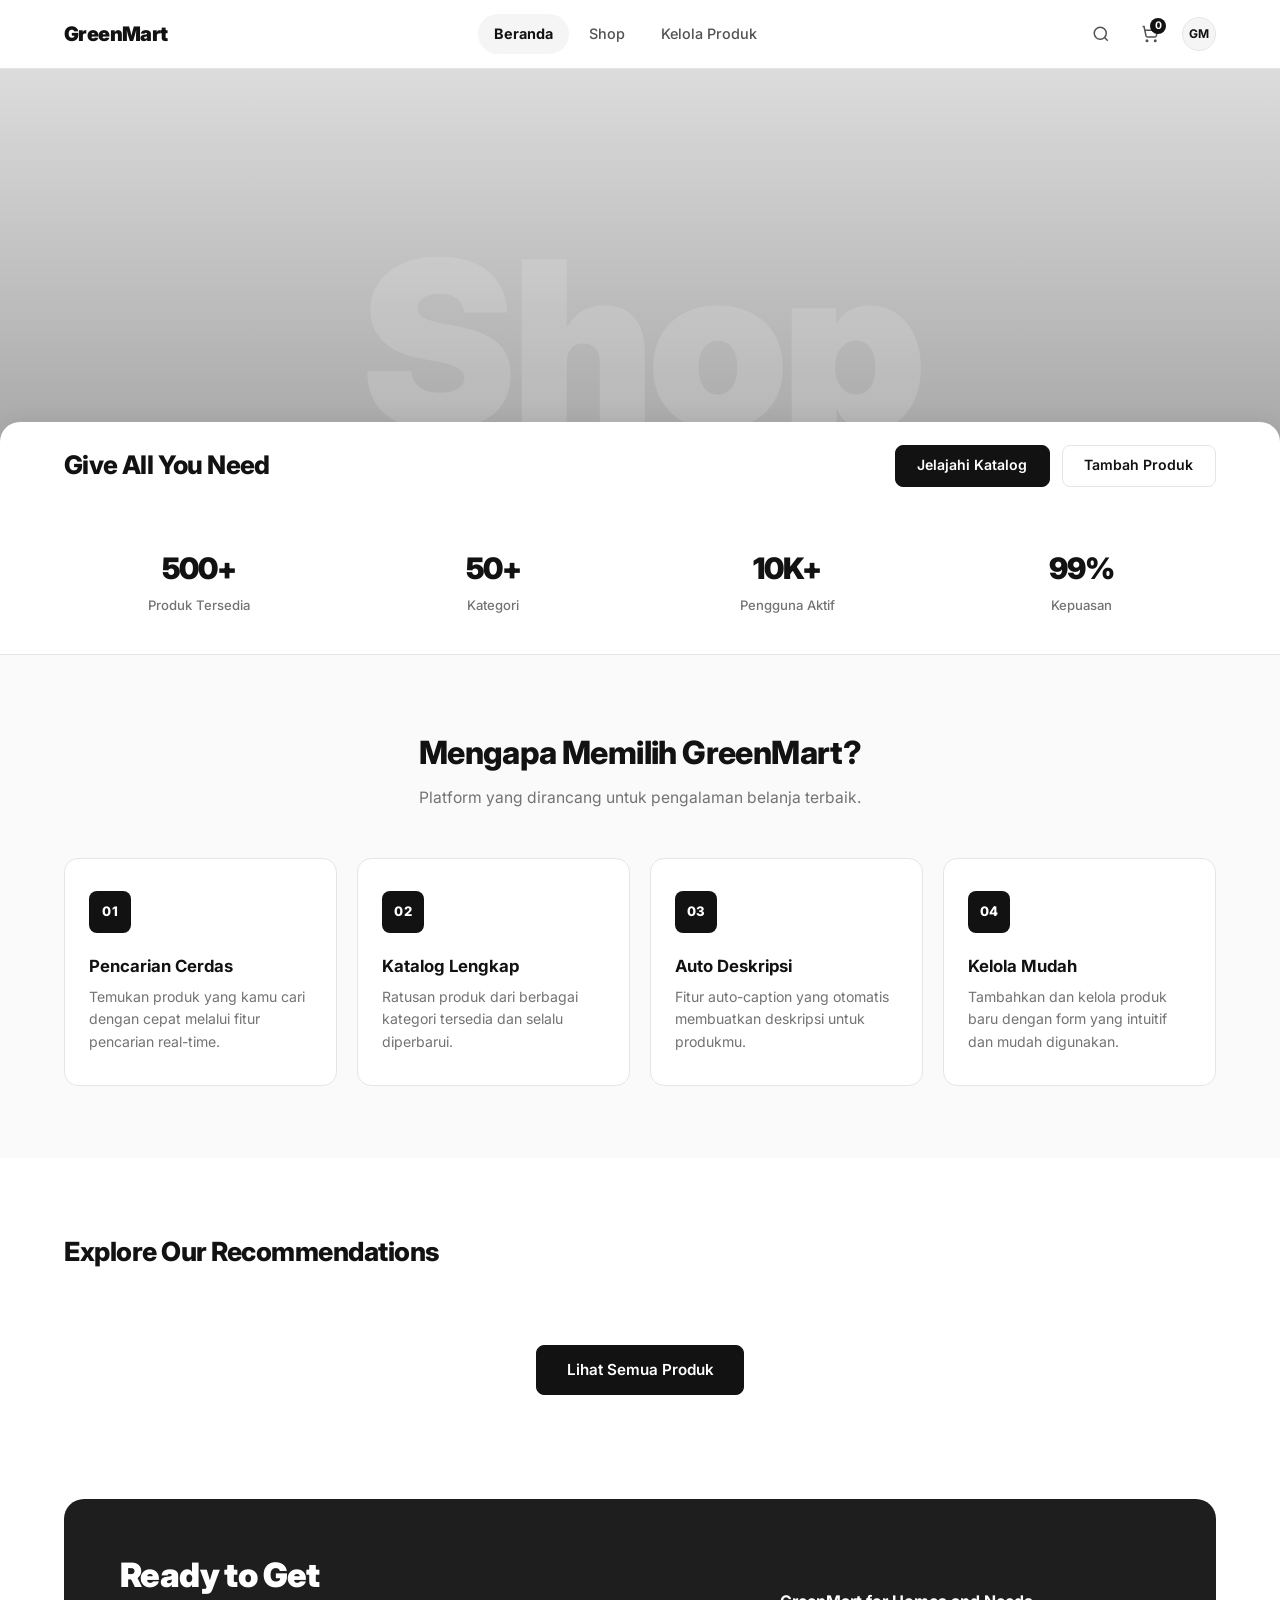
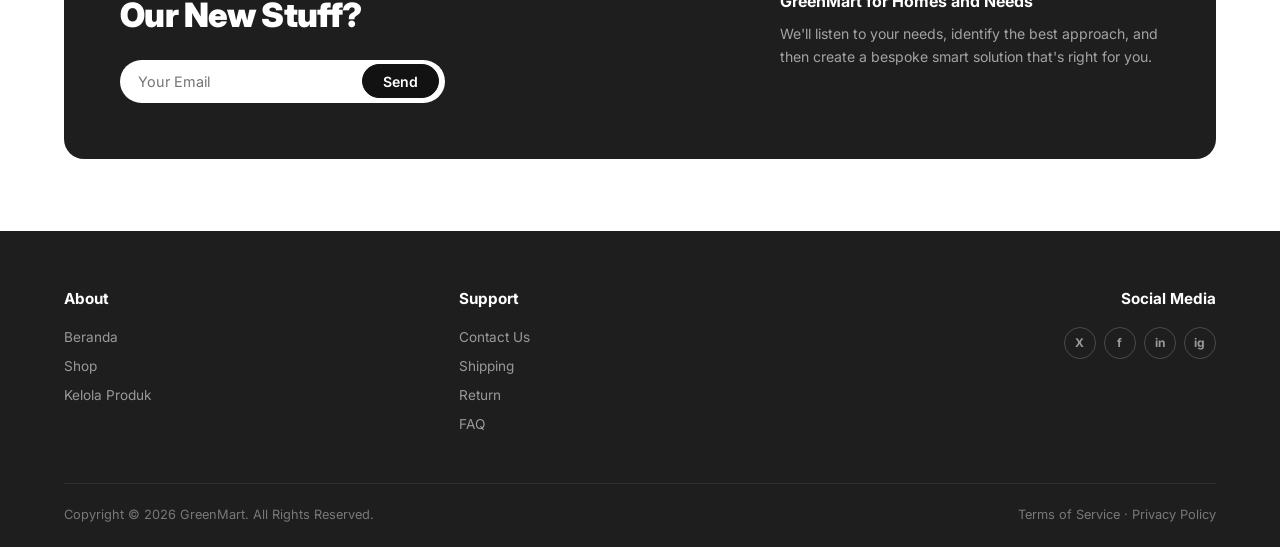
<file: index.html>
<!DOCTYPE html>
<html lang="id">
<head>
  <meta charset="UTF-8" />
  <meta name="viewport" content="width=device-width, initial-scale=1.0" />
  <title>GreenMart — Give All You Need</title>
  <link rel="preconnect" href="https://fonts.googleapis.com" />
  <link rel="preconnect" href="https://fonts.gstatic.com" crossorigin />
  <link href="https://fonts.googleapis.com/css2?family=Inter:wght@400;500;600;700;800;900&display=swap" rel="stylesheet" />
  <link rel="stylesheet" href="style.css" />
</head>
<body>

  <!-- NAVBAR -->
  <nav class="navbar">
    <div class="container nav-inner">
      <a href="index.html" class="logo">GreenMart</a>
      <ul class="nav-links">
        <li><a href="index.html" class="active">Beranda</a></li>
        <li><a href="catalog.html">Shop</a></li>
        <li><a href="manage.html">Kelola Produk</a></li>
      </ul>
      <div class="nav-actions">
        <span class="nav-icon-btn" title="Search">
          <svg width="18" height="18" viewBox="0 0 24 24" fill="none" stroke="currentColor" stroke-width="2"><circle cx="11" cy="11" r="8"/><path d="m21 21-4.3-4.3"/></svg>
        </span>
        <span class="nav-icon-btn nav-cart" title="Cart">
          <svg width="18" height="18" viewBox="0 0 24 24" fill="none" stroke="currentColor" stroke-width="2"><circle cx="8" cy="21" r="1"/><circle cx="19" cy="21" r="1"/><path d="M2.05 2.05h2l2.66 12.42a2 2 0 0 0 2 1.58h9.78a2 2 0 0 0 1.95-1.57l1.65-7.43H5.12"/></svg>
          <span class="cart-badge">0</span>
        </span>
        <span class="user-avatar" title="Account">GM</span>
        <button class="nav-toggle" id="nav-toggle" aria-label="Toggle menu">
          <span></span><span></span><span></span>
        </button>
      </div>
    </div>
  </nav>

  <!-- HERO -->
  <section class="hero">
    <div class="hero-bg-image"></div>
    <div class="hero-overlay"></div>
    <div class="hero-text-lg">Shop</div>
    <div class="hero-bottom-bar">
      <div class="container hero-bar-inner">
        <h1>Give All You Need</h1>
        <div class="hero-actions">
          <a href="catalog.html" class="btn btn-dark">Jelajahi Katalog</a>
          <a href="manage.html" class="btn btn-outline-dark">Tambah Produk</a>
        </div>
      </div>
    </div>
  </section>

  <!-- STATS -->
  <section class="stats-strip">
    <div class="container stats-inner">
      <div class="stat-item">
        <strong>500+</strong>
        <span>Produk Tersedia</span>
      </div>
      <div class="stat-item">
        <strong>50+</strong>
        <span>Kategori</span>
      </div>
      <div class="stat-item">
        <strong>10K+</strong>
        <span>Pengguna Aktif</span>
      </div>
      <div class="stat-item">
        <strong>99%</strong>
        <span>Kepuasan</span>
      </div>
    </div>
  </section>

  <!-- FEATURES -->
  <section class="section features-section">
    <div class="container">
      <div class="section-header">
        <h2>Mengapa Memilih GreenMart?</h2>
        <p class="section-sub">Platform yang dirancang untuk pengalaman belanja terbaik.</p>
      </div>
      <div class="features-grid">
        <div class="feature-card">
          <div class="feature-icon-wrap"><span>01</span></div>
          <h3>Pencarian Cerdas</h3>
          <p>Temukan produk yang kamu cari dengan cepat melalui fitur pencarian real-time.</p>
        </div>
        <div class="feature-card">
          <div class="feature-icon-wrap"><span>02</span></div>
          <h3>Katalog Lengkap</h3>
          <p>Ratusan produk dari berbagai kategori tersedia dan selalu diperbarui.</p>
        </div>
        <div class="feature-card">
          <div class="feature-icon-wrap"><span>03</span></div>
          <h3>Auto Deskripsi</h3>
          <p>Fitur auto-caption yang otomatis membuatkan deskripsi untuk produkmu.</p>
        </div>
        <div class="feature-card">
          <div class="feature-icon-wrap"><span>04</span></div>
          <h3>Kelola Mudah</h3>
          <p>Tambahkan dan kelola produk baru dengan form yang intuitif dan mudah digunakan.</p>
        </div>
      </div>
    </div>
  </section>

  <!-- FEATURED PRODUCTS -->
  <section class="section featured-section">
    <div class="container">
      <div class="section-header-row">
        <h2>Explore Our Recommendations</h2>
      </div>
      <div class="product-grid" id="featured-grid"></div>
      <div class="text-center" style="margin-top: 2.5rem;">
        <a href="catalog.html" class="btn btn-dark btn-lg">Lihat Semua Produk</a>
      </div>
    </div>
  </section>

  <!-- CTA -->
  <section class="cta-section">
    <div class="container">
      <div class="cta-box">
        <div class="cta-left">
          <h2>Ready to Get<br/>Our New Stuff?</h2>
          <form class="cta-form" onsubmit="event.preventDefault(); alert('Terima kasih telah berlangganan!');">
            <input type="email" placeholder="Your Email" required />
            <button type="submit" class="btn btn-dark">Send</button>
          </form>
        </div>
        <div class="cta-right">
          <h4>GreenMart for Homes and Needs</h4>
          <p>We'll listen to your needs, identify the best approach, and then create a bespoke smart solution that's right for you.</p>
        </div>
      </div>
    </div>
  </section>

  <!-- FOOTER -->
  <footer class="site-footer">
    <div class="container footer-inner">
      <div class="footer-col">
        <h4>About</h4>
        <ul>
          <li><a href="index.html">Beranda</a></li>
          <li><a href="catalog.html">Shop</a></li>
          <li><a href="manage.html">Kelola Produk</a></li>
        </ul>
      </div>
      <div class="footer-col">
        <h4>Support</h4>
        <ul>
          <li><a href="#">Contact Us</a></li>
          <li><a href="#">Shipping</a></li>
          <li><a href="#">Return</a></li>
          <li><a href="#">FAQ</a></li>
        </ul>
      </div>
      <div class="footer-col footer-col-right">
        <h4>Social Media</h4>
        <div class="social-links">
          <a href="#" class="social-btn" title="X (Twitter)">X</a>
          <a href="#" class="social-btn" title="Facebook">f</a>
          <a href="#" class="social-btn" title="LinkedIn">in</a>
          <a href="#" class="social-btn" title="Instagram">ig</a>
        </div>
      </div>
    </div>
    <div class="container">
      <div class="footer-bottom">
        <p>Copyright &copy; 2026 GreenMart. All Rights Reserved.</p>
        <div class="footer-policy-links">
          <a href="#">Terms of Service</a> &middot; <a href="#">Privacy Policy</a>
        </div>
      </div>
    </div>
  </footer>

  <script src="app.js"></script>
</body>
</html>
</file>
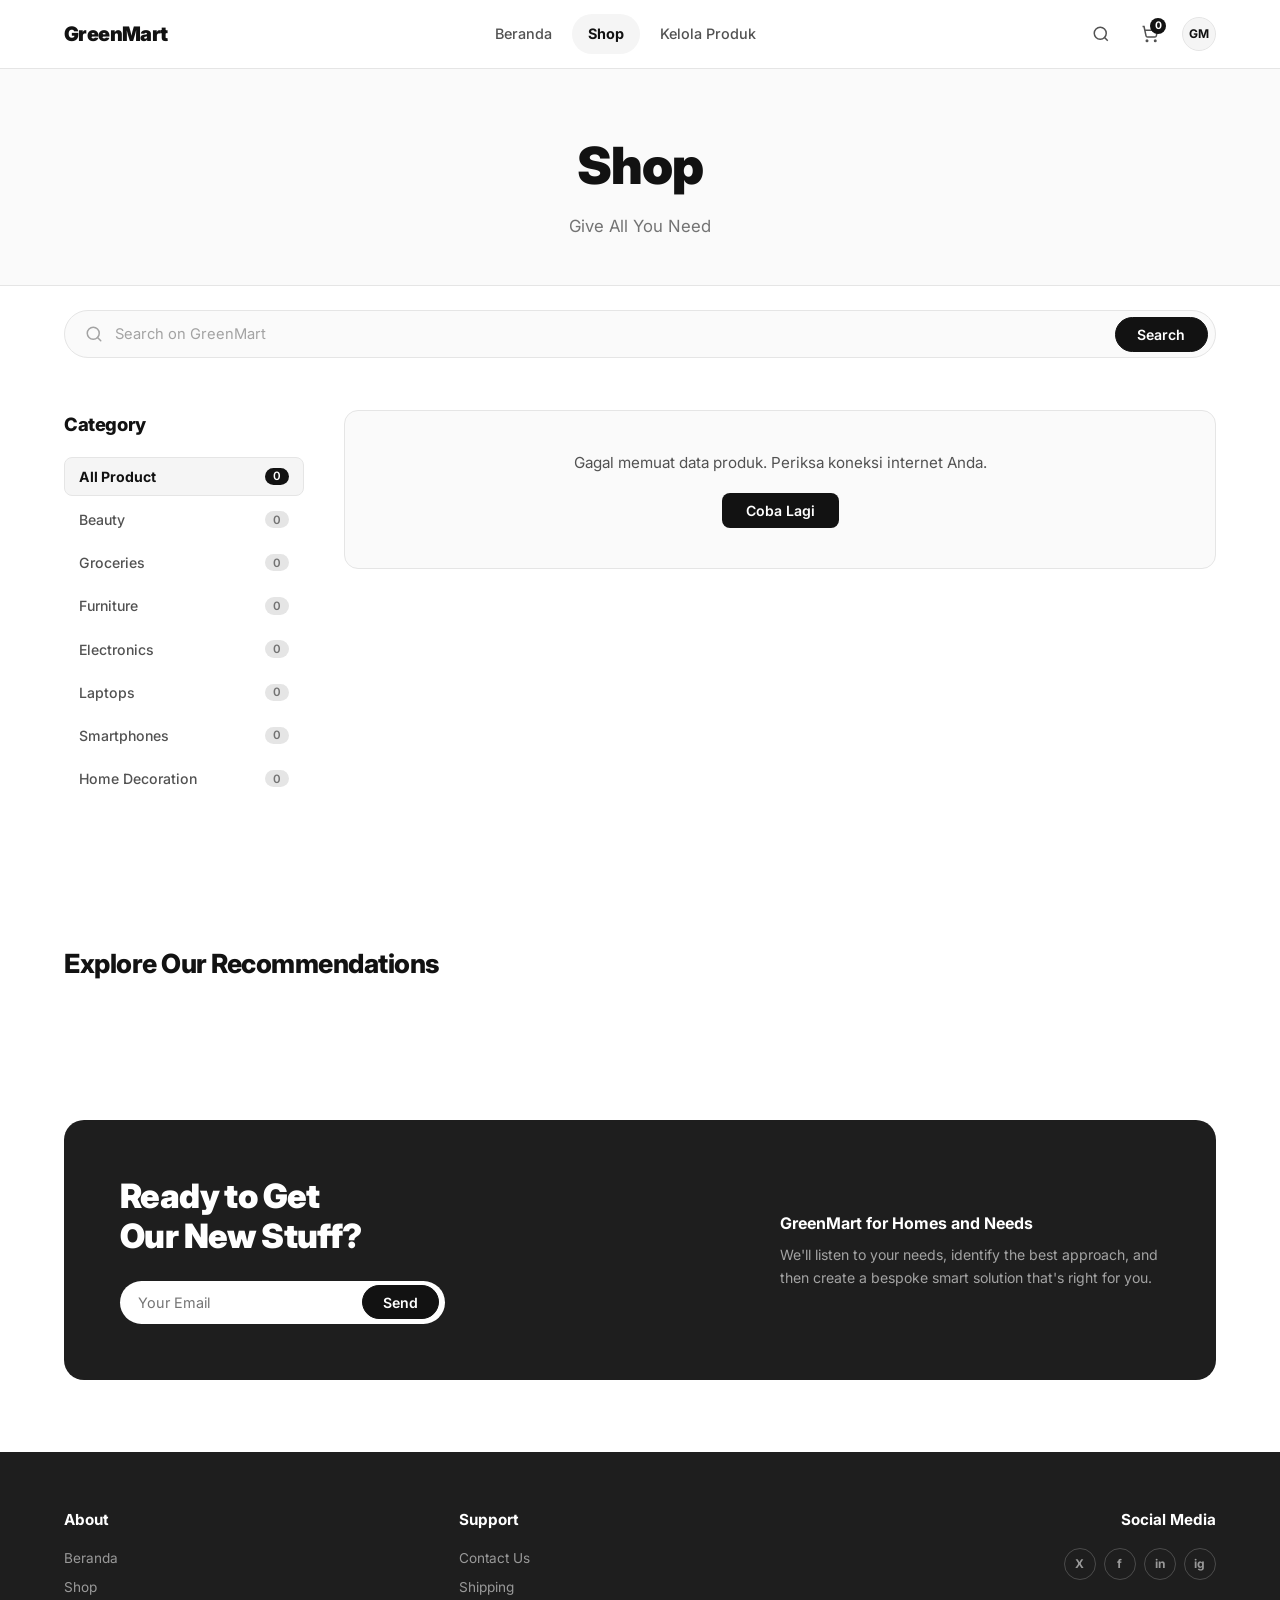
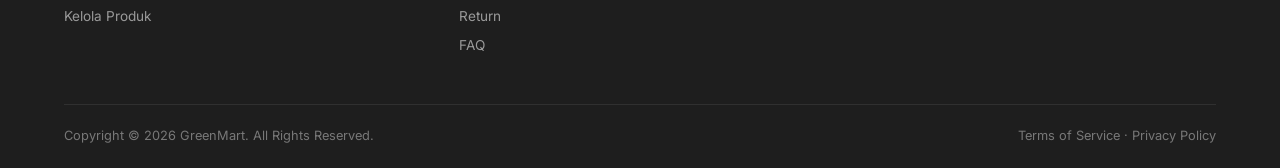
<file: catalog.html>
<!DOCTYPE html>
<html lang="id">
<head>
  <meta charset="UTF-8" />
  <meta name="viewport" content="width=device-width, initial-scale=1.0" />
  <title>Shop — GreenMart</title>
  <link rel="preconnect" href="https://fonts.googleapis.com" />
  <link rel="preconnect" href="https://fonts.gstatic.com" crossorigin />
  <link href="https://fonts.googleapis.com/css2?family=Inter:wght@400;500;600;700;800;900&display=swap" rel="stylesheet" />
  <link rel="stylesheet" href="style.css" />
</head>
<body>

  <!-- NAVBAR -->
  <nav class="navbar">
    <div class="container nav-inner">
      <a href="index.html" class="logo">GreenMart</a>
      <ul class="nav-links">
        <li><a href="index.html">Beranda</a></li>
        <li><a href="catalog.html" class="active">Shop</a></li>
        <li><a href="manage.html">Kelola Produk</a></li>
      </ul>
      <div class="nav-actions">
        <span class="nav-icon-btn" title="Search">
          <svg width="18" height="18" viewBox="0 0 24 24" fill="none" stroke="currentColor" stroke-width="2"><circle cx="11" cy="11" r="8"/><path d="m21 21-4.3-4.3"/></svg>
        </span>
        <span class="nav-icon-btn nav-cart" title="Cart">
          <svg width="18" height="18" viewBox="0 0 24 24" fill="none" stroke="currentColor" stroke-width="2"><circle cx="8" cy="21" r="1"/><circle cx="19" cy="21" r="1"/><path d="M2.05 2.05h2l2.66 12.42a2 2 0 0 0 2 1.58h9.78a2 2 0 0 0 1.95-1.57l1.65-7.43H5.12"/></svg>
          <span class="cart-badge">0</span>
        </span>
        <span class="user-avatar" title="Account">GM</span>
        <button class="nav-toggle" id="nav-toggle" aria-label="Toggle menu">
          <span></span><span></span><span></span>
        </button>
      </div>
    </div>
  </nav>

  <!-- PAGE HERO -->
  <section class="page-hero">
    <div class="container">
      <h1>Shop</h1>
      <p>Give All You Need</p>
    </div>
  </section>

  <!-- SEARCH BAR -->
  <section class="search-section">
    <div class="container">
      <div class="search-bar">
        <svg class="search-icon" xmlns="http://www.w3.org/2000/svg" width="18" height="18" viewBox="0 0 24 24" fill="none" stroke="currentColor" stroke-width="2" stroke-linecap="round" stroke-linejoin="round"><circle cx="11" cy="11" r="8"/><path d="m21 21-4.3-4.3"/></svg>
        <input type="text" id="search-input" placeholder="Search on GreenMart" autocomplete="off" />
        <button class="search-clear" id="search-clear" title="Hapus pencarian">&times;</button>
        <button class="btn btn-dark btn-search-submit" id="btn-search-submit">Search</button>
      </div>
      <div class="search-meta" id="search-meta"></div>
    </div>
  </section>

  <!-- CATALOG WITH SIDEBAR -->
  <main class="catalog-main">
    <div class="container catalog-layout">

      <!-- CATEGORY SIDEBAR -->
      <aside class="catalog-sidebar">
        <div class="sidebar-block">
          <h3>Category</h3>
          <ul class="category-filter-list" id="category-filter-list">
            <li>
              <button class="cat-filter-btn active" data-category="all">
                <span>All Product</span>
                <span class="cat-count" id="count-all">0</span>
              </button>
            </li>
            <li>
              <button class="cat-filter-btn" data-category="beauty">
                <span>Beauty</span>
                <span class="cat-count" id="count-beauty">0</span>
              </button>
            </li>
            <li>
              <button class="cat-filter-btn" data-category="groceries">
                <span>Groceries</span>
                <span class="cat-count" id="count-groceries">0</span>
              </button>
            </li>
            <li>
              <button class="cat-filter-btn" data-category="furniture">
                <span>Furniture</span>
                <span class="cat-count" id="count-furniture">0</span>
              </button>
            </li>
            <li>
              <button class="cat-filter-btn" data-category="electronics">
                <span>Electronics</span>
                <span class="cat-count" id="count-electronics">0</span>
              </button>
            </li>
            <li>
              <button class="cat-filter-btn" data-category="laptops">
                <span>Laptops</span>
                <span class="cat-count" id="count-laptops">0</span>
              </button>
            </li>
            <li>
              <button class="cat-filter-btn" data-category="smartphones">
                <span>Smartphones</span>
                <span class="cat-count" id="count-smartphones">0</span>
              </button>
            </li>
            <li>
              <button class="cat-filter-btn" data-category="home-decoration">
                <span>Home Decoration</span>
                <span class="cat-count" id="count-home-decoration">0</span>
              </button>
            </li>
          </ul>
        </div>
      </aside>

      <!-- CATALOG CONTENT -->
      <section class="catalog-content">
        <!-- Status area: loading / error -->
        <div id="catalog-status"></div>

        <!-- Grid produk -->
        <div id="product-grid" class="product-grid"></div>

        <!-- Empty state -->
        <div id="empty-state" class="empty-state" style="display:none;">
          <h3>Produk Tidak Ditemukan</h3>
          <p>Coba gunakan kata kunci lain atau pilih kategori yang berbeda.</p>
        </div>
      </section>

    </div>
  </main>

  <!-- RECOMMENDATIONS SECTION -->
  <section class="section recommendations-section">
    <div class="container">
      <div class="section-header-row">
        <h2>Explore Our Recommendations</h2>
      </div>
      <div class="product-grid" id="recommendations-grid"></div>
    </div>
  </section>

  <!-- CTA BOX -->
  <section class="cta-section">
    <div class="container">
      <div class="cta-box">
        <div class="cta-left">
          <h2>Ready to Get<br/>Our New Stuff?</h2>
          <form class="cta-form" onsubmit="event.preventDefault(); alert('Terima kasih telah berlangganan!');">
            <input type="email" placeholder="Your Email" required />
            <button type="submit" class="btn btn-dark">Send</button>
          </form>
        </div>
        <div class="cta-right">
          <h4>GreenMart for Homes and Needs</h4>
          <p>We'll listen to your needs, identify the best approach, and then create a bespoke smart solution that's right for you.</p>
        </div>
      </div>
    </div>
  </section>

  <!-- FOOTER -->
  <footer class="site-footer">
    <div class="container footer-inner">
      <div class="footer-col">
        <h4>About</h4>
        <ul>
          <li><a href="index.html">Beranda</a></li>
          <li><a href="catalog.html">Shop</a></li>
          <li><a href="manage.html">Kelola Produk</a></li>
        </ul>
      </div>
      <div class="footer-col">
        <h4>Support</h4>
        <ul>
          <li><a href="#">Contact Us</a></li>
          <li><a href="#">Shipping</a></li>
          <li><a href="#">Return</a></li>
          <li><a href="#">FAQ</a></li>
        </ul>
      </div>
      <div class="footer-col footer-col-right">
        <h4>Social Media</h4>
        <div class="social-links">
          <a href="#" class="social-btn" title="X (Twitter)">X</a>
          <a href="#" class="social-btn" title="Facebook">f</a>
          <a href="#" class="social-btn" title="LinkedIn">in</a>
          <a href="#" class="social-btn" title="Instagram">ig</a>
        </div>
      </div>
    </div>
    <div class="container">
      <div class="footer-bottom">
        <p>Copyright &copy; 2026 GreenMart. All Rights Reserved.</p>
        <div class="footer-policy-links">
          <a href="#">Terms of Service</a> &middot; <a href="#">Privacy Policy</a>
        </div>
      </div>
    </div>
  </footer>

  <script src="app.js"></script>
</body>
</html>
</file>
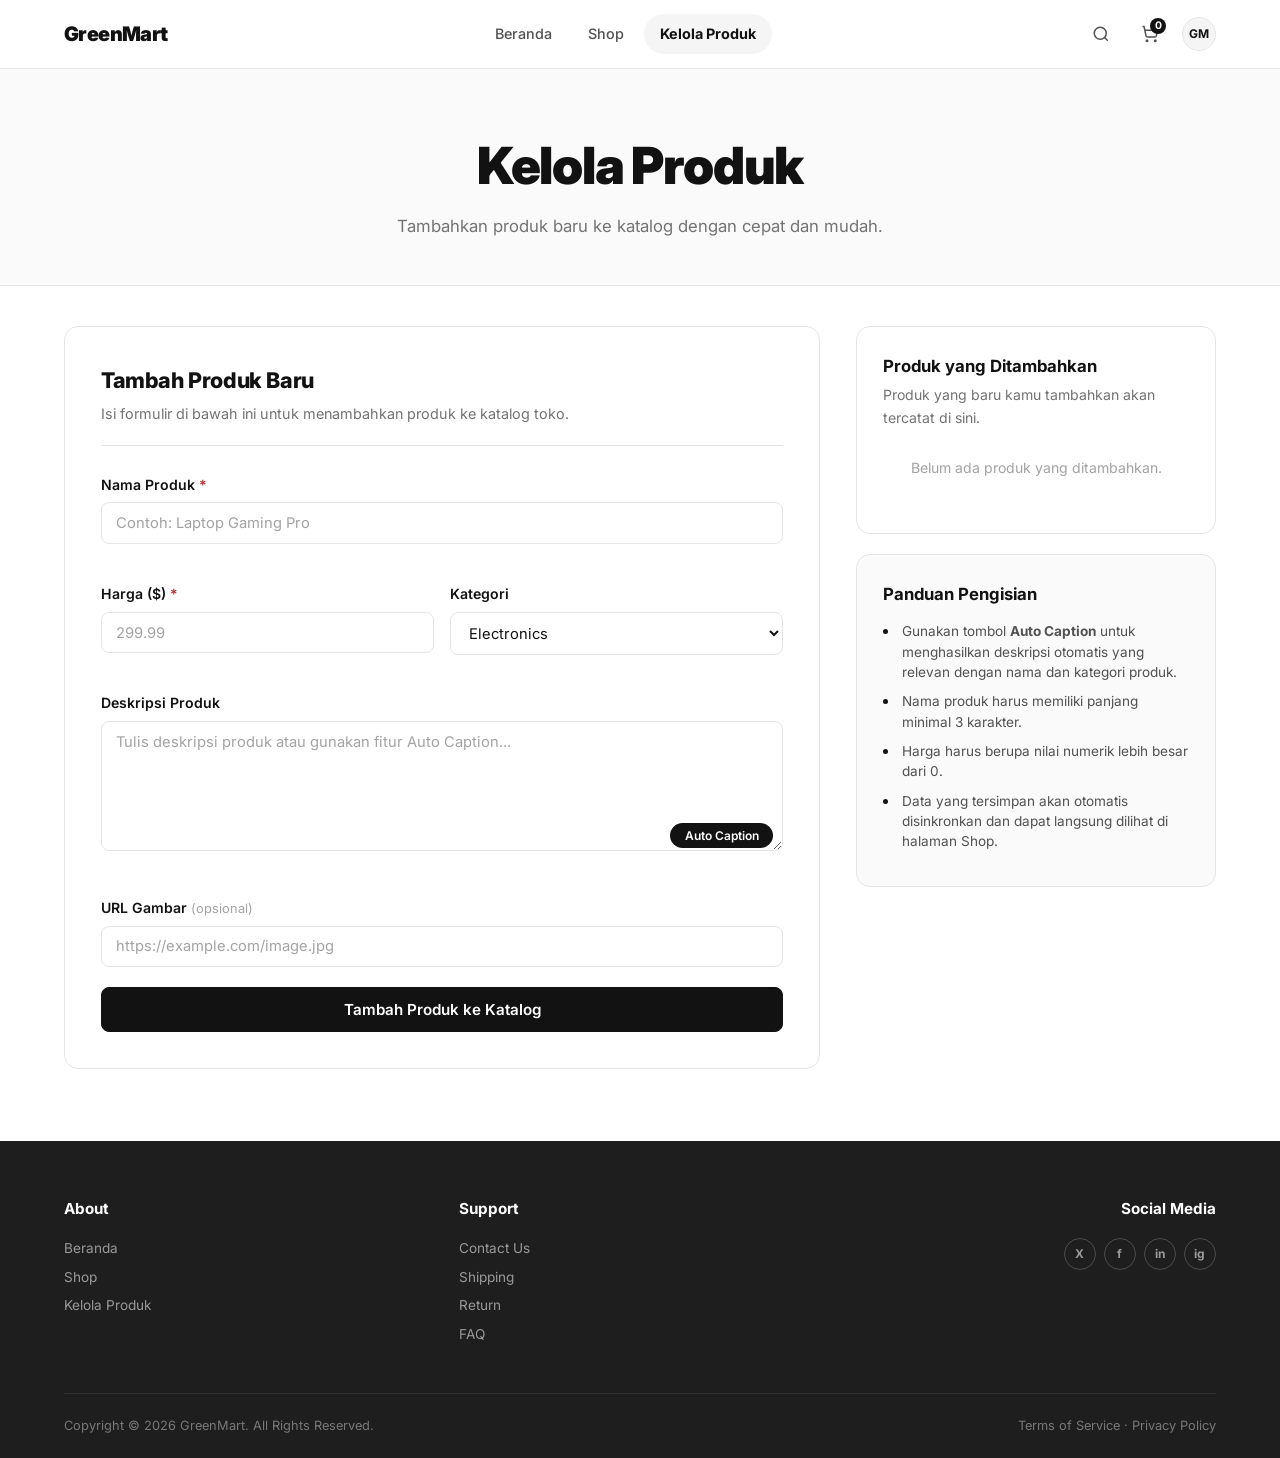
<file: manage.html>
<!DOCTYPE html>
<html lang="id">
<head>
  <meta charset="UTF-8" />
  <meta name="viewport" content="width=device-width, initial-scale=1.0" />
  <title>Kelola Produk — GreenMart</title>
  <link rel="preconnect" href="https://fonts.googleapis.com" />
  <link rel="preconnect" href="https://fonts.gstatic.com" crossorigin />
  <link href="https://fonts.googleapis.com/css2?family=Inter:wght@400;500;600;700;800;900&display=swap" rel="stylesheet" />
  <link rel="stylesheet" href="style.css" />
</head>
<body>

  <!-- NAVBAR -->
  <nav class="navbar">
    <div class="container nav-inner">
      <a href="index.html" class="logo">GreenMart</a>
      <ul class="nav-links">
        <li><a href="index.html">Beranda</a></li>
        <li><a href="catalog.html">Shop</a></li>
        <li><a href="manage.html" class="active">Kelola Produk</a></li>
      </ul>
      <div class="nav-actions">
        <span class="nav-icon-btn" title="Search">
          <svg width="18" height="18" viewBox="0 0 24 24" fill="none" stroke="currentColor" stroke-width="2"><circle cx="11" cy="11" r="8"/><path d="m21 21-4.3-4.3"/></svg>
        </span>
        <span class="nav-icon-btn nav-cart" title="Cart">
          <svg width="18" height="18" viewBox="0 0 24 24" fill="none" stroke="currentColor" stroke-width="2"><circle cx="8" cy="21" r="1"/><circle cx="19" cy="21" r="1"/><path d="M2.05 2.05h2l2.66 12.42a2 2 0 0 0 2 1.58h9.78a2 2 0 0 0 1.95-1.57l1.65-7.43H5.12"/></svg>
          <span class="cart-badge">0</span>
        </span>
        <span class="user-avatar" title="Account">GM</span>
        <button class="nav-toggle" id="nav-toggle" aria-label="Toggle menu">
          <span></span><span></span><span></span>
        </button>
      </div>
    </div>
  </nav>

  <!-- PAGE HERO -->
  <section class="page-hero">
    <div class="container">
      <h1>Kelola Produk</h1>
      <p>Tambahkan produk baru ke katalog dengan cepat dan mudah.</p>
    </div>
  </section>

  <!-- MANAGE CONTENT -->
  <main class="manage-main">
    <div class="container manage-layout">

      <!-- FORM -->
      <div class="manage-form-card">
        <div class="form-card-header">
          <h2>Tambah Produk Baru</h2>
          <p>Isi formulir di bawah ini untuk menambahkan produk ke katalog toko.</p>
        </div>

        <div id="form-feedback"></div>

        <form id="product-form" novalidate>
          <div class="form-group">
            <label for="product-name">Nama Produk <span class="required">*</span></label>
            <input type="text" id="product-name" name="productName" placeholder="Contoh: Laptop Gaming Pro" required minlength="3" />
            <small class="field-error" id="name-error"></small>
          </div>

          <div class="form-row">
            <div class="form-group">
              <label for="product-price">Harga ($) <span class="required">*</span></label>
              <input type="number" id="product-price" name="productPrice" placeholder="299.99" required min="0.01" step="0.01" />
              <small class="field-error" id="price-error"></small>
            </div>
            <div class="form-group">
              <label for="product-category">Kategori</label>
              <select id="product-category" name="productCategory">
                <option value="electronics">Electronics</option>
                <option value="beauty">Beauty</option>
                <option value="groceries">Groceries</option>
                <option value="furniture">Furniture</option>
                <option value="clothing">Clothing</option>
                <option value="sports">Sports</option>
                <option value="smartphones">Smartphones</option>
                <option value="laptops">Laptops</option>
                <option value="automotive">Automotive</option>
                <option value="home-decoration">Home Decoration</option>
              </select>
            </div>
          </div>

          <div class="form-group">
            <label for="product-desc">Deskripsi Produk</label>
            <div class="desc-wrapper">
              <textarea id="product-desc" name="productDesc" rows="4" placeholder="Tulis deskripsi produk atau gunakan fitur Auto Caption..."></textarea>
              <button type="button" class="btn-autocaption" id="btn-autocaption">Auto Caption</button>
            </div>
            <small class="field-hint" id="caption-hint"></small>
          </div>

          <div class="form-group">
            <label for="product-image">URL Gambar <span class="optional">(opsional)</span></label>
            <input type="url" id="product-image" name="productImage" placeholder="https://example.com/image.jpg" />
          </div>

          <button type="submit" class="btn btn-dark btn-lg btn-full">Tambah Produk ke Katalog</button>
        </form>
      </div>

      <!-- SIDEBAR -->
      <div class="manage-sidebar">
        <div class="sidebar-card">
          <h3>Produk yang Ditambahkan</h3>
          <p class="text-muted">Produk yang baru kamu tambahkan akan tercatat di sini.</p>
          <div id="recent-products"></div>
          <div id="no-recent" class="no-recent">
            <p>Belum ada produk yang ditambahkan.</p>
          </div>
        </div>

        <div class="sidebar-card sidebar-tips">
          <h3>Panduan Pengisian</h3>
          <ul class="tips-list">
            <li>Gunakan tombol <strong>Auto Caption</strong> untuk menghasilkan deskripsi otomatis yang relevan dengan nama dan kategori produk.</li>
            <li>Nama produk harus memiliki panjang minimal 3 karakter.</li>
            <li>Harga harus berupa nilai numerik lebih besar dari 0.</li>
            <li>Data yang tersimpan akan otomatis disinkronkan dan dapat langsung dilihat di halaman Shop.</li>
          </ul>
        </div>
      </div>

    </div>
  </main>

  <!-- FOOTER -->
  <footer class="site-footer">
    <div class="container footer-inner">
      <div class="footer-col">
        <h4>About</h4>
        <ul>
          <li><a href="index.html">Beranda</a></li>
          <li><a href="catalog.html">Shop</a></li>
          <li><a href="manage.html">Kelola Produk</a></li>
        </ul>
      </div>
      <div class="footer-col">
        <h4>Support</h4>
        <ul>
          <li><a href="#">Contact Us</a></li>
          <li><a href="#">Shipping</a></li>
          <li><a href="#">Return</a></li>
          <li><a href="#">FAQ</a></li>
        </ul>
      </div>
      <div class="footer-col footer-col-right">
        <h4>Social Media</h4>
        <div class="social-links">
          <a href="#" class="social-btn" title="X (Twitter)">X</a>
          <a href="#" class="social-btn" title="Facebook">f</a>
          <a href="#" class="social-btn" title="LinkedIn">in</a>
          <a href="#" class="social-btn" title="Instagram">ig</a>
        </div>
      </div>
    </div>
    <div class="container">
      <div class="footer-bottom">
        <p>Copyright &copy; 2026 GreenMart. All Rights Reserved.</p>
        <div class="footer-policy-links">
          <a href="#">Terms of Service</a> &middot; <a href="#">Privacy Policy</a>
        </div>
      </div>
    </div>
  </footer>

  <script src="app.js"></script>
</body>
</html>
</file>
<file: style.css>
/* ============================================================
   GreenMart — Modern Minimalist E-Commerce (Agency Style)
   Typography: Inter | Palette: Monochrome White/Black with Subtle Neutral Accents
   ============================================================ */

/* ── RESET & BOX SIZING ───────────────────────────────────── */
*,
*::before,
*::after {
  margin: 0;
  padding: 0;
  box-sizing: border-box;
}

/* ── THEME VARIABLES ──────────────────────────────────────── */
:root {
  --font: "Inter", system-ui, -apple-system, BlinkMacSystemFont, "Segoe UI", Roboto, sans-serif;

  /* Neutrals */
  --black: #121212;
  --dark: #1e1e1e;
  --gray-900: #262626;
  --gray-700: #525252;
  --gray-500: #737373;
  --gray-400: #a3a3a3;
  --gray-200: #e5e5e5;
  --gray-100: #f5f5f5;
  --gray-50: #fafafa;
  --white: #ffffff;

  /* Accent status colors (minimal) */
  --green: #2d6a4f;
  --green-bg: #e8f5e9;
  --red: #c62828;
  --red-bg: #ffebee;
  --star-color: #f59e0b;

  /* Radius & Shadows */
  --radius: 14px;
  --radius-sm: 8px;
  --radius-pill: 999px;
  --shadow-sm: 0 1px 2px rgba(0, 0, 0, 0.04);
  --shadow-md: 0 4px 16px rgba(0, 0, 0, 0.06);
  --shadow-lg: 0 10px 32px rgba(0, 0, 0, 0.08);
  --transition: 0.2s cubic-bezier(0.16, 1, 0.3, 1);
}

body {
  font-family: var(--font);
  background: var(--white);
  color: var(--black);
  line-height: 1.6;
  min-height: 100vh;
  display: flex;
  flex-direction: column;
  -webkit-font-smoothing: antialiased;
  -moz-osx-font-smoothing: grayscale;
}

.container {
  width: 100%;
  max-width: 1200px;
  margin-inline: auto;
  padding-inline: 1.5rem;
}

.text-center { text-align: center; }
.text-muted { color: var(--gray-500); font-size: 0.88rem; }

/* ============================================================
   NAVBAR
   ============================================================ */
.navbar {
  position: sticky;
  top: 0;
  z-index: 100;
  background: rgba(255, 255, 255, 0.95);
  backdrop-filter: blur(12px);
  -webkit-backdrop-filter: blur(12px);
  border-bottom: 1px solid var(--gray-200);
}

.nav-inner {
  display: flex;
  align-items: center;
  justify-content: space-between;
  height: 68px;
}

.logo {
  font-size: 1.25rem;
  font-weight: 900;
  text-decoration: none;
  color: var(--black);
  letter-spacing: -0.6px;
}

.nav-links {
  display: flex;
  list-style: none;
  gap: 0.25rem;
}

.nav-links a {
  display: inline-block;
  padding: 0.5rem 1rem;
  text-decoration: none;
  font-weight: 500;
  font-size: 0.9rem;
  color: var(--gray-700);
  border-radius: var(--radius-pill);
  transition: all var(--transition);
}

.nav-links a:hover {
  color: var(--black);
  background: var(--gray-100);
}

.nav-links a.active {
  color: var(--black);
  font-weight: 700;
  background: var(--gray-100);
}

.nav-actions {
  display: flex;
  align-items: center;
  gap: 0.85rem;
}

.nav-icon-btn {
  display: flex;
  align-items: center;
  justify-content: center;
  width: 36px;
  height: 36px;
  border-radius: 50%;
  color: var(--gray-700);
  cursor: pointer;
  transition: all var(--transition);
}

.nav-icon-btn:hover {
  background: var(--gray-100);
  color: var(--black);
}

.nav-cart {
  position: relative;
}

.cart-badge {
  position: absolute;
  top: 2px;
  right: 2px;
  width: 16px;
  height: 16px;
  background: var(--black);
  color: var(--white);
  font-size: 0.65rem;
  font-weight: 700;
  border-radius: 50%;
  display: flex;
  align-items: center;
  justify-content: center;
}

.user-avatar {
  width: 34px;
  height: 34px;
  border-radius: 50%;
  background: var(--gray-100);
  border: 1px solid var(--gray-200);
  color: var(--black);
  font-size: 0.75rem;
  font-weight: 700;
  display: flex;
  align-items: center;
  justify-content: center;
  cursor: pointer;
}

.nav-toggle {
  display: none;
  flex-direction: column;
  gap: 5px;
  background: none;
  border: none;
  cursor: pointer;
  padding: 4px;
}

.nav-toggle span {
  display: block;
  width: 20px;
  height: 2px;
  background: var(--black);
  border-radius: 2px;
  transition: var(--transition);
}

/* ============================================================
   BUTTONS
   ============================================================ */
.btn {
  display: inline-flex;
  align-items: center;
  justify-content: center;
  gap: 0.4rem;
  padding: 0.55rem 1.35rem;
  font-family: var(--font);
  font-weight: 600;
  font-size: 0.88rem;
  border-radius: var(--radius-sm);
  border: 1.5px solid transparent;
  cursor: pointer;
  text-decoration: none;
  transition: all var(--transition);
  white-space: nowrap;
}

.btn-lg {
  padding: 0.75rem 1.85rem;
  font-size: 0.95rem;
  border-radius: var(--radius-sm);
}

.btn-full {
  width: 100%;
}

.btn-dark {
  background: var(--black);
  color: var(--white);
  border-color: var(--black);
}

.btn-dark:hover {
  background: var(--gray-900);
  transform: translateY(-1px);
  box-shadow: var(--shadow-md);
}

.btn-outline-dark {
  background: transparent;
  color: var(--black);
  border-color: var(--gray-200);
}

.btn-outline-dark:hover {
  border-color: var(--black);
}

.btn-outline-light {
  background: transparent;
  color: var(--white);
  border-color: rgba(255, 255, 255, 0.35);
}

.btn-outline-light:hover {
  background: rgba(255, 255, 255, 0.1);
  border-color: var(--white);
}

.btn-card {
  padding: 0.48rem 1rem;
  font-size: 0.8rem;
  border-radius: var(--radius-pill);
  flex: 1;
  text-align: center;
}

.btn-card-fill {
  background: var(--black);
  color: var(--white);
  border-color: var(--black);
}

.btn-card-fill:hover {
  background: var(--gray-900);
}

.btn-card-outline {
  background: var(--white);
  color: var(--black);
  border-color: var(--gray-200);
}

.btn-card-outline:hover {
  border-color: var(--black);
}

/* ============================================================
   HERO (Landing Page)
   ============================================================ */
.hero {
  position: relative;
  height: 440px;
  overflow: hidden;
  background: var(--gray-100);
}

.hero-bg-image {
  position: absolute;
  inset: 0;
  background: url("https://images.unsplash.com/photo-1618221195710-dd6b41faaea6?w=1600&q=80") center/cover no-repeat;
}

.hero-overlay {
  position: absolute;
  inset: 0;
  background: linear-gradient(to bottom, rgba(0, 0, 0, 0.1), rgba(0, 0, 0, 0.35));
}

.hero-text-lg {
  position: absolute;
  bottom: 50px;
  left: 50%;
  transform: translateX(-50%);
  font-size: clamp(6rem, 18vw, 15rem);
  font-weight: 900;
  color: rgba(255, 255, 255, 0.14);
  letter-spacing: -6px;
  line-height: 1;
  pointer-events: none;
  user-select: none;
  white-space: nowrap;
}

.hero-bottom-bar {
  position: absolute;
  bottom: 0;
  left: 0;
  right: 0;
  background: var(--white);
  border-radius: 20px 20px 0 0;
  padding: 1.4rem 0;
  box-shadow: 0 -4px 20px rgba(0, 0, 0, 0.05);
}

.hero-bar-inner {
  display: flex;
  align-items: center;
  justify-content: space-between;
  flex-wrap: wrap;
  gap: 1rem;
}

.hero-bar-inner h1 {
  font-size: 1.6rem;
  font-weight: 800;
  letter-spacing: -0.6px;
}

.hero-actions {
  display: flex;
  gap: 0.75rem;
}

/* ============================================================
   PAGE HERO (Shop / Manage)
   ============================================================ */
.page-hero {
  background: var(--gray-50);
  border-bottom: 1px solid var(--gray-200);
  padding: 3.5rem 0 2.8rem;
  text-align: center;
}

.page-hero h1 {
  font-size: 3.2rem;
  font-weight: 900;
  letter-spacing: -1.2px;
}

.page-hero p {
  color: var(--gray-500);
  font-size: 1.05rem;
  margin-top: 0.4rem;
}

/* ============================================================
   STATS STRIP
   ============================================================ */
.stats-strip {
  border-bottom: 1px solid var(--gray-200);
  padding: 2.25rem 0;
}

.stats-inner {
  display: flex;
  justify-content: space-between;
  flex-wrap: wrap;
  gap: 1.5rem;
}

.stat-item {
  text-align: center;
  flex: 1;
  min-width: 120px;
}

.stat-item strong {
  display: block;
  font-size: 1.85rem;
  font-weight: 900;
  letter-spacing: -1px;
}

.stat-item span {
  font-size: 0.82rem;
  color: var(--gray-500);
  font-weight: 500;
}

/* ============================================================
   SECTION COMMONS
   ============================================================ */
.section {
  padding: 4.5rem 0;
}

.section-header {
  text-align: center;
  margin-bottom: 3rem;
}

.section-header h2 {
  font-size: 2rem;
  font-weight: 800;
  letter-spacing: -0.6px;
  margin-bottom: 0.4rem;
}

.section-sub {
  color: var(--gray-500);
  font-size: 0.98rem;
  max-width: 480px;
  margin-inline: auto;
}

.section-header-row {
  display: flex;
  align-items: center;
  justify-content: space-between;
  margin-bottom: 2rem;
}

.section-header-row h2 {
  font-size: 1.65rem;
  font-weight: 800;
  letter-spacing: -0.5px;
}

/* ============================================================
   FEATURES
   ============================================================ */
.features-section {
  background: var(--gray-50);
}

.features-grid {
  display: grid;
  grid-template-columns: repeat(auto-fit, minmax(240px, 1fr));
  gap: 1.25rem;
}

.feature-card {
  background: var(--white);
  border: 1px solid var(--gray-200);
  border-radius: var(--radius);
  padding: 2rem 1.5rem;
  transition: transform var(--transition), box-shadow var(--transition);
}

.feature-card:hover {
  transform: translateY(-4px);
  box-shadow: var(--shadow-md);
}

.feature-icon-wrap {
  width: 42px;
  height: 42px;
  background: var(--black);
  color: var(--white);
  border-radius: var(--radius-sm);
  display: flex;
  align-items: center;
  justify-content: center;
  margin-bottom: 1.25rem;
}

.feature-icon-wrap span {
  font-weight: 800;
  font-size: 0.82rem;
  letter-spacing: 0.5px;
}

.feature-card h3 {
  font-size: 1.05rem;
  font-weight: 700;
  margin-bottom: 0.4rem;
}

.feature-card p {
  color: var(--gray-500);
  font-size: 0.88rem;
  line-height: 1.6;
}

/* ============================================================
   SEARCH BAR
   ============================================================ */
.search-section {
  padding: 1.5rem 0 0;
}

.search-bar {
  display: flex;
  align-items: center;
  gap: 0.75rem;
  background: var(--gray-50);
  border: 1px solid var(--gray-200);
  border-radius: var(--radius-pill);
  padding: 0.35rem 0.45rem 0.35rem 1.25rem;
  transition: border-color var(--transition), box-shadow var(--transition);
}

.search-bar:focus-within {
  border-color: var(--black);
  box-shadow: 0 0 0 3px rgba(0, 0, 0, 0.05);
}

.search-icon {
  color: var(--gray-400);
  flex-shrink: 0;
}

.search-bar input {
  flex: 1;
  border: none;
  outline: none;
  font-size: 0.92rem;
  font-family: var(--font);
  color: var(--black);
  background: transparent;
  padding: 0.45rem 0;
}

.search-bar input::placeholder {
  color: var(--gray-400);
}

.search-clear {
  display: none;
  background: none;
  border: none;
  font-size: 1.3rem;
  cursor: pointer;
  color: var(--gray-400);
  padding: 0 0.3rem;
  line-height: 1;
  transition: color var(--transition);
}

.search-clear:hover {
  color: var(--red);
}

.search-clear.visible {
  display: block;
}

.btn-search-submit {
  border-radius: var(--radius-pill);
  padding: 0.5rem 1.35rem;
}

.search-meta {
  margin-top: 0.75rem;
  font-size: 0.82rem;
  color: var(--gray-500);
}

/* ============================================================
   CATALOG LAYOUT (SIDEBAR + CONTENT)
   ============================================================ */
.catalog-main {
  flex: 1;
  padding: 2.5rem 0 4.5rem;
}

.catalog-layout {
  display: grid;
  grid-template-columns: 240px 1fr;
  gap: 2.5rem;
  align-items: start;
}

.catalog-sidebar {
  position: sticky;
  top: 90px;
}

.sidebar-block h3 {
  font-size: 1.15rem;
  font-weight: 800;
  margin-bottom: 1.1rem;
  letter-spacing: -0.4px;
}

.category-filter-list {
  list-style: none;
  display: flex;
  flex-direction: column;
  gap: 0.3rem;
}

.cat-filter-btn {
  width: 100%;
  display: flex;
  align-items: center;
  justify-content: space-between;
  padding: 0.6rem 0.85rem;
  background: transparent;
  border: 1px solid transparent;
  border-radius: var(--radius-sm);
  font-family: var(--font);
  font-size: 0.88rem;
  font-weight: 500;
  color: var(--gray-700);
  cursor: pointer;
  transition: all var(--transition);
  text-align: left;
}

.cat-filter-btn:hover {
  background: var(--gray-100);
  color: var(--black);
}

.cat-filter-btn.active {
  background: var(--gray-100);
  color: var(--black);
  font-weight: 700;
  border-color: var(--gray-200);
}

.cat-count {
  font-size: 0.72rem;
  color: var(--gray-500);
  background: var(--gray-200);
  padding: 0.1rem 0.5rem;
  border-radius: var(--radius-pill);
  font-weight: 600;
}

.cat-filter-btn.active .cat-count {
  background: var(--black);
  color: var(--white);
}

/* ============================================================
   PRODUCT GRID & CARD DESIGN (Stuffsus style)
   ============================================================ */
.product-grid {
  display: grid;
  grid-template-columns: repeat(3, 1fr);
  gap: 1.35rem;
}

.product-card {
  background: var(--white);
  border: 1px solid var(--gray-200);
  border-radius: var(--radius);
  overflow: hidden;
  display: flex;
  flex-direction: column;
  transition: box-shadow var(--transition), border-color var(--transition);
  animation: fadeIn 0.35s ease;
}

.product-card:hover {
  border-color: var(--gray-400);
  box-shadow: var(--shadow-lg);
}

.card-image-wrap {
  position: relative;
  background: var(--gray-100);
  aspect-ratio: 4 / 3;
  display: flex;
  align-items: center;
  justify-content: center;
  overflow: hidden;
}

.card-image-wrap img {
  width: 100%;
  height: 100%;
  object-fit: cover;
  transition: transform 0.4s ease;
}

.product-card:hover .card-image-wrap img {
  transform: scale(1.05);
}

.card-badge {
  position: absolute;
  top: 10px;
  border-radius: var(--radius-pill);
  font-size: 0.7rem;
  font-weight: 600;
  padding: 0.2rem 0.65rem;
  text-transform: capitalize;
  letter-spacing: 0.2px;
}

.badge-category {
  right: 10px;
  background: var(--white);
  color: var(--gray-700);
  border: 1px solid var(--gray-200);
}

.badge-new {
  left: 10px;
  background: var(--black);
  color: var(--white);
  border: none;
}

.card-body {
  padding: 1rem 1.15rem 0.5rem;
  flex: 1;
}

.card-header-row {
  display: flex;
  align-items: baseline;
  justify-content: space-between;
  gap: 0.5rem;
  margin-bottom: 0.25rem;
}

.card-title {
  font-size: 0.95rem;
  font-weight: 700;
  line-height: 1.35;
  display: -webkit-box;
  -webkit-line-clamp: 1;
  -webkit-box-orient: vertical;
  overflow: hidden;
  flex: 1;
}

.card-body .price {
  font-size: 1.05rem;
  font-weight: 800;
  letter-spacing: -0.5px;
  white-space: nowrap;
}

.card-meta {
  display: flex;
  align-items: center;
  gap: 0.35rem;
  margin-bottom: 0.4rem;
}

.rating-stars {
  font-size: 0.8rem;
  color: var(--star-color);
  font-weight: 700;
}

.rating-text {
  font-size: 0.75rem;
  color: var(--gray-500);
  font-weight: 500;
}

.card-body .desc {
  font-size: 0.82rem;
  color: var(--gray-500);
  margin-top: 0.3rem;
  display: -webkit-box;
  -webkit-line-clamp: 2;
  -webkit-box-orient: vertical;
  overflow: hidden;
  line-height: 1.5;
}

.card-footer {
  padding: 0.75rem 1.15rem 1.15rem;
  display: flex;
  gap: 0.5rem;
}

/* ============================================================
   LOADING / ERROR / EMPTY STATES
   ============================================================ */
#catalog-status {
  margin-bottom: 1.5rem;
}

.loading-indicator {
  display: flex;
  flex-direction: column;
  align-items: center;
  gap: 1rem;
  padding: 4.5rem 0;
  color: var(--gray-500);
}

.spinner {
  width: 34px;
  height: 34px;
  border: 3px solid var(--gray-200);
  border-top-color: var(--black);
  border-radius: 50%;
  animation: spin 0.7s linear infinite;
}

.error-box {
  background: var(--gray-50);
  border: 1px solid var(--gray-200);
  color: var(--gray-700);
  border-radius: var(--radius);
  padding: 2.5rem;
  text-align: center;
}

.error-box p {
  margin-bottom: 1.1rem;
  font-size: 0.95rem;
}

.btn-retry {
  padding: 0.55rem 1.5rem;
  background: var(--black);
  color: var(--white);
  border: none;
  border-radius: var(--radius-sm);
  cursor: pointer;
  font-family: var(--font);
  font-weight: 600;
  font-size: 0.88rem;
  transition: background var(--transition);
}

.btn-retry:hover {
  background: var(--gray-900);
}

.empty-state {
  text-align: center;
  padding: 4.5rem 1rem;
  color: var(--gray-500);
}

.empty-state h3 {
  font-size: 1.25rem;
  color: var(--black);
  margin-bottom: 0.4rem;
}

.empty-state p {
  font-size: 0.92rem;
}

/* ============================================================
   CTA BOX
   ============================================================ */
.cta-section {
  padding: 2rem 0 4.5rem;
}

.cta-box {
  background: var(--dark);
  border-radius: 20px;
  padding: 3.5rem;
  display: flex;
  justify-content: space-between;
  align-items: center;
  gap: 2.5rem;
  color: var(--white);
}

.cta-left h2 {
  font-size: 2.1rem;
  font-weight: 900;
  line-height: 1.2;
  margin-bottom: 1.5rem;
  letter-spacing: -0.6px;
}

.cta-form {
  display: flex;
  align-items: center;
  background: var(--white);
  border-radius: var(--radius-pill);
  padding: 0.3rem 0.35rem 0.3rem 1.15rem;
  max-width: 360px;
}

.cta-form input {
  flex: 1;
  border: none;
  outline: none;
  font-family: var(--font);
  font-size: 0.9rem;
  color: var(--black);
  background: transparent;
}

.cta-form button {
  border-radius: var(--radius-pill);
  padding: 0.45rem 1.25rem;
}

.cta-right {
  max-width: 380px;
}

.cta-right h4 {
  font-weight: 700;
  margin-bottom: 0.5rem;
  font-size: 1rem;
}

.cta-right p {
  color: var(--gray-400);
  font-size: 0.88rem;
  line-height: 1.6;
}

/* ============================================================
   MANAGE PAGE LAYOUT
   ============================================================ */
.manage-main {
  flex: 1;
  padding: 2.5rem 0 4.5rem;
}

.manage-layout {
  display: grid;
  grid-template-columns: 1fr 360px;
  gap: 2.25rem;
  align-items: start;
}

.manage-form-card {
  background: var(--white);
  border: 1px solid var(--gray-200);
  border-radius: var(--radius);
  padding: 2.25rem;
}

.form-card-header {
  margin-bottom: 1.75rem;
  padding-bottom: 1.25rem;
  border-bottom: 1px solid var(--gray-200);
}

.form-card-header h2 {
  font-size: 1.35rem;
  font-weight: 800;
  letter-spacing: -0.4px;
  margin-bottom: 0.25rem;
}

.form-card-header p {
  color: var(--gray-500);
  font-size: 0.9rem;
}

.form-row {
  display: grid;
  grid-template-columns: 1fr 1fr;
  gap: 1rem;
}

.form-group {
  margin-bottom: 1.25rem;
}

.form-group label {
  display: block;
  font-weight: 600;
  margin-bottom: 0.4rem;
  font-size: 0.88rem;
}

.required {
  color: var(--red);
}

.optional {
  color: var(--gray-400);
  font-weight: 400;
  font-size: 0.8rem;
}

.form-group input,
.form-group select,
.form-group textarea {
  width: 100%;
  padding: 0.68rem 0.88rem;
  border: 1.5px solid var(--gray-200);
  border-radius: var(--radius-sm);
  font-size: 0.92rem;
  font-family: var(--font);
  transition: border var(--transition), box-shadow var(--transition);
  outline: none;
  background: var(--white);
  color: var(--black);
}

.form-group input::placeholder,
.form-group textarea::placeholder {
  color: var(--gray-400);
}

.form-group input:focus,
.form-group select:focus,
.form-group textarea:focus {
  border-color: var(--black);
  box-shadow: 0 0 0 3px rgba(0, 0, 0, 0.05);
}

.form-group input.invalid,
.form-group textarea.invalid {
  border-color: var(--red);
  box-shadow: 0 0 0 3px rgba(198, 40, 40, 0.08);
}

.field-error {
  display: block;
  color: var(--red);
  font-size: 0.78rem;
  min-height: 1.1em;
  margin-top: 0.3rem;
  font-weight: 500;
}

.field-hint {
  display: block;
  color: var(--green);
  font-size: 0.78rem;
  min-height: 1.1em;
  margin-top: 0.3rem;
  font-weight: 500;
}

.desc-wrapper {
  position: relative;
}

.desc-wrapper textarea {
  padding-bottom: 2.8rem;
}

.btn-autocaption {
  position: absolute;
  bottom: 10px;
  right: 10px;
  padding: 0.32rem 0.9rem;
  background: var(--black);
  color: var(--white);
  border: none;
  border-radius: var(--radius-pill);
  font-size: 0.75rem;
  font-weight: 600;
  font-family: var(--font);
  cursor: pointer;
  transition: all var(--transition);
}

.btn-autocaption:hover {
  background: var(--gray-900);
  transform: translateY(-1px);
}

/* Form Feedback */
#form-feedback {
  margin-bottom: 1.15rem;
}

#form-feedback .alert {
  padding: 0.85rem 1.15rem;
  border-radius: var(--radius-sm);
  font-size: 0.9rem;
  font-weight: 500;
  display: flex;
  align-items: center;
  animation: fadeIn 0.3s ease;
}

.alert-success {
  background: var(--green-bg);
  color: var(--green);
  border: 1px solid #c8e6c9;
}

.alert-error {
  background: var(--red-bg);
  color: var(--red);
  border: 1px solid #ffcdd2;
}

/* ============================================================
   MANAGE SIDEBAR
   ============================================================ */
.manage-sidebar {
  display: flex;
  flex-direction: column;
  gap: 1.25rem;
}

.sidebar-card {
  background: var(--white);
  border: 1px solid var(--gray-200);
  border-radius: var(--radius);
  padding: 1.6rem;
}

.sidebar-card h3 {
  font-size: 1.05rem;
  font-weight: 700;
  margin-bottom: 0.3rem;
}

.sidebar-tips {
  background: var(--gray-50);
}

.no-recent {
  text-align: center;
  padding: 1.75rem 0;
  color: var(--gray-400);
  font-size: 0.88rem;
}

.recent-item {
  display: flex;
  align-items: center;
  gap: 0.85rem;
  padding: 0.75rem 0;
  border-bottom: 1px solid var(--gray-100);
  animation: fadeIn 0.3s ease;
}

.recent-item:last-child {
  border-bottom: none;
}

.recent-thumb {
  width: 44px;
  height: 44px;
  border-radius: var(--radius-sm);
  object-fit: cover;
  background: var(--gray-100);
  flex-shrink: 0;
}

.recent-info h4 {
  font-size: 0.85rem;
  font-weight: 700;
  line-height: 1.3;
}

.recent-info span {
  font-size: 0.8rem;
  color: var(--gray-700);
  font-weight: 700;
}

.tips-list {
  list-style: none;
  margin-top: 0.85rem;
}

.tips-list li {
  position: relative;
  padding-left: 1.2rem;
  margin-bottom: 0.55rem;
  font-size: 0.85rem;
  color: var(--gray-700);
  line-height: 1.5;
}

.tips-list li::before {
  content: "";
  position: absolute;
  left: 0;
  top: 8px;
  width: 5px;
  height: 5px;
  background: var(--black);
  border-radius: 50%;
}

/* ============================================================
   FOOTER
   ============================================================ */
.site-footer {
  background: var(--dark);
  color: rgba(255, 255, 255, 0.7);
  padding-top: 3.5rem;
}

.footer-inner {
  display: grid;
  grid-template-columns: 1fr 1fr 1fr;
  gap: 2rem;
  padding-bottom: 2.5rem;
}

.footer-col h4 {
  color: var(--white);
  font-weight: 700;
  margin-bottom: 1rem;
  font-size: 0.95rem;
}

.footer-col ul {
  list-style: none;
}

.footer-col li {
  margin-bottom: 0.45rem;
  font-size: 0.85rem;
}

.footer-col a {
  color: rgba(255, 255, 255, 0.55);
  text-decoration: none;
  transition: color var(--transition);
}

.footer-col a:hover {
  color: var(--white);
}

.footer-col-right {
  text-align: right;
}

.social-links {
  display: flex;
  justify-content: flex-end;
  gap: 0.5rem;
}

.social-btn {
  display: inline-flex;
  align-items: center;
  justify-content: center;
  width: 32px;
  height: 32px;
  border-radius: 50%;
  border: 1px solid rgba(255, 255, 255, 0.2);
  color: var(--white);
  text-decoration: none;
  font-size: 0.75rem;
  font-weight: 700;
  transition: all var(--transition);
}

.social-btn:hover {
  background: var(--white);
  color: var(--black);
}

.footer-bottom {
  border-top: 1px solid rgba(255, 255, 255, 0.08);
  padding: 1.35rem 0;
  display: flex;
  justify-content: space-between;
  align-items: center;
  font-size: 0.8rem;
  color: rgba(255, 255, 255, 0.4);
}

.footer-policy-links a {
  color: rgba(255, 255, 255, 0.4);
  text-decoration: none;
}

.footer-policy-links a:hover {
  color: var(--white);
}

/* ============================================================
   ANIMATIONS
   ============================================================ */
@keyframes spin {
  to { transform: rotate(360deg); }
}

@keyframes fadeIn {
  from { opacity: 0; transform: translateY(6px); }
  to { opacity: 1; transform: translateY(0); }
}

/* ============================================================
   RESPONSIVE DESIGN
   ============================================================ */
@media (max-width: 1024px) {
  .catalog-layout {
    grid-template-columns: 200px 1fr;
    gap: 1.75rem;
  }

  .product-grid {
    grid-template-columns: repeat(2, 1fr);
  }

  .manage-layout {
    grid-template-columns: 1fr;
  }

  .cta-box {
    flex-direction: column;
    text-align: center;
    padding: 2.75rem 2rem;
  }

  .cta-form {
    margin-inline: auto;
  }

  .cta-right {
    max-width: 100%;
  }

  .footer-inner {
    grid-template-columns: 1fr 1fr;
  }

  .footer-col-right {
    text-align: left;
  }

  .social-links {
    justify-content: flex-start;
  }
}

@media (max-width: 768px) {
  .nav-links {
    display: none;
    position: absolute;
    top: 100%;
    left: 0;
    right: 0;
    background: var(--white);
    flex-direction: column;
    padding: 1rem 1.5rem;
    border-bottom: 1px solid var(--gray-200);
    box-shadow: var(--shadow-md);
  }

  .nav-links.open {
    display: flex;
  }

  .nav-toggle {
    display: flex;
  }

  .catalog-layout {
    grid-template-columns: 1fr;
  }

  .catalog-sidebar {
    position: static;
  }

  .category-filter-list {
    flex-direction: row;
    flex-wrap: wrap;
    gap: 0.4rem;
  }

  .cat-filter-btn {
    width: auto;
    padding: 0.45rem 0.85rem;
  }

  .hero {
    height: 340px;
  }

  .hero-text-lg {
    font-size: 5rem;
  }

  .hero-bar-inner {
    flex-direction: column;
    text-align: center;
  }

  .page-hero h1 {
    font-size: 2.4rem;
  }

  .section-header h2 {
    font-size: 1.6rem;
  }

  .section-header-row h2 {
    font-size: 1.4rem;
  }

  .stats-inner {
    gap: 1rem;
  }

  .stat-item strong {
    font-size: 1.4rem;
  }

  .form-row {
    grid-template-columns: 1fr;
  }

  .footer-inner {
    grid-template-columns: 1fr;
  }

  .footer-bottom {
    flex-direction: column;
    gap: 0.4rem;
    text-align: center;
  }
}

@media (max-width: 520px) {
  .product-grid {
    grid-template-columns: 1fr;
  }

  .features-grid {
    grid-template-columns: 1fr;
  }

  .hero {
    height: 300px;
  }

  .hero-text-lg {
    font-size: 4rem;
  }

  .page-hero h1 {
    font-size: 2rem;
  }
}
</file>
